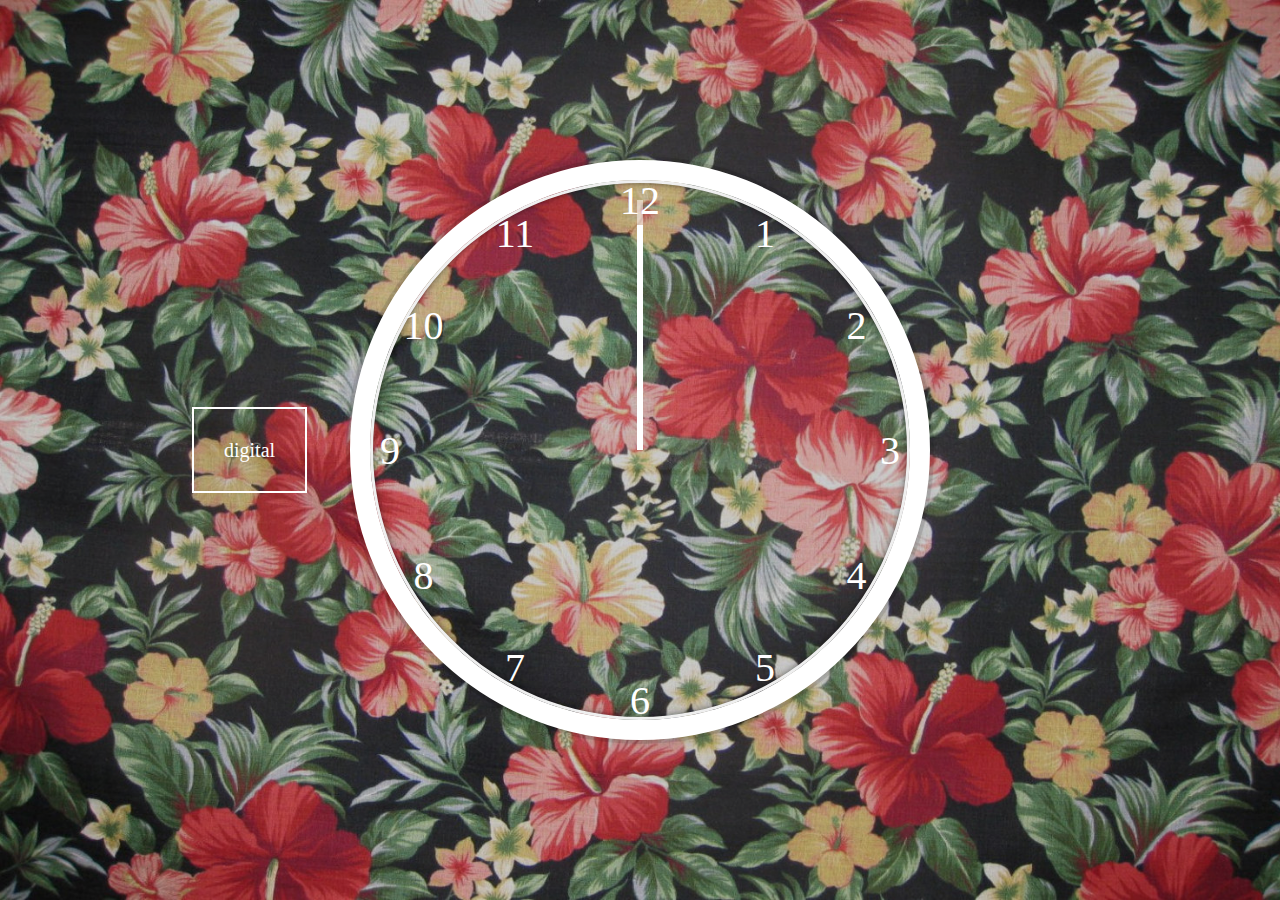
<file: clock.html>
<!DOCTYPE html>
<html lang="en">
<head>
  <meta charset="UTF-8">
  <title>JS + CSS Clock</title>
</head>
<body id="page-body">

<!-- ANALOG CLOCK -->
    <div class="clock">
      <div class="clock-face">
        <div class="hand hour-hand"></div>
        <div class="hand min-hand"></div>
        <div class="hand second-hand"></div>
        <div class="number one">1</div>
        <div class="number two">2</div>
        <div class="number three">3</div>
        <div class="number four">4</div>
        <div class="number five">5</div>
        <div class="number six">6</div>
        <div class="number seven">7</div>
        <div class="number eight">8</div>
        <div class="number nine">9</div>
        <div class="number ten">10</div>
        <div class="number eleven">11</div>
        <div class="number twelve">12</div>

      </div>
    </div>

    <div class="buttons">
      <a href="#" id="digital-switch"><span class="digital-switch">digital</span></a>
    </div>

<!-- DIGITAL CLOCK -->

    <div class="digital-clock">
        <div class="digit hour-display"></div>
        <div class="digit min-display"></div>
        <div class="digit second-display"></div>
    </div>




  <style>
    html {
      background:#018DED url('assets/hawaiianbg.jpg');
      background-size:cover;
      font-family:'helvetica neue';
      text-align: center;
      font-size: 10px;
    }



    body {
      background: rgba(0, 0, 0, 0.2);
      margin: 0;
      font-size: 2rem;
      display:flex;
      flex:1;
      min-height: 100vh;
      align-items: center;
    }

    .number {

      width: 4rem;
      font-size: 4rem;
      color: white;
      position: absolute;
      top: 50%;
      left: 50%;
      z-index: 1;
      margin: -2rem;
      text-align: center;
    }

    .one {
      transform: rotate(300deg) translate(25rem) rotate(-300deg);
    }

    .two {
      transform: rotate(330deg) translate(25rem) rotate(-330deg);
    }

    .three {
      transform: rotate(0deg) translate(25rem) rotate(0deg);
    }

    .four {
      transform: rotate(30deg) translate(25rem) rotate(-30deg);
    }

    .five {
      transform: rotate(60deg) translate(25rem) rotate(-60deg);
    }

    .six {
      transform: rotate(90deg) translate(25rem) rotate(-90deg);
    }

    .seven {
      transform: rotate(120deg) translate(25rem) rotate(-120deg);
    }

    .eight {
      transform: rotate(150deg) translate(25rem) rotate(-150deg);
    }

    .nine {
      transform: rotate(180deg) translate(25rem) rotate(-180deg);
    }

    .ten {
      transform: rotate(210deg) translate(25rem) rotate(-210deg);
    }

    .eleven {
      transform: rotate(240deg) translate(25rem) rotate(-240deg);
    }

    .twelve {
      transform: rotate(270deg) translate(25rem) rotate(-270deg);
    }

    .clock {
      width: 50rem;
      height: 50rem;
      border:20px solid white;
      border-radius:50%;
      margin:50px auto;
      position: relative;
      padding:2rem;
      box-shadow:
        0 0 0 4px rgba(0,0,0,0.1),
        inset 0 0 0 3px #EFEFEF,
        inset 0 0 10px black,
        0 0 10px rgba(0,0,0,0.2);
    }

    .clock-face {
      position: relative;
      width: 100%;
      height: 100%;
      transform: translateY(-3px); /* account for the height of the clock hands */
      text-align: right;
    }

    .hand {
      z-index: 100000;
      width:50%;
      height:6px;
      background: white;
      position: absolute;
      top:50%;
      transform-origin: 100%;
      transform: rotate(90deg);
      transition: all 0.05s;
      transition-timing-function: cubic-bezier(0.1, 2.7, 0.58, 1);
    }

    .hand.hour-hand {
      width: 40%;
      left: 10%;
    }

    .hand.min-hand {
      width: 45%;
      left: 5%;
    }

    .hand.second-hand {
      opacity: 0.5;
    }

    .buttons {
      position: absolute;
      left: 15%;
    }

    #digital-switch {
      color: white;
      text-decoration: none;
      padding: 3rem;
      border: 2px solid white;
    }

    /*DIGITAL CLOCK STYLES*/

    .digital-clock {
      display: none;
      width: 50rem;
      height: 20rem;
      border:20px solid white;
      margin:50px auto;
      position: relative;
      padding:2rem;
      box-shadow:
        0 0 0 4px rgba(0,0,0,0.1),
        inset 0 0 0 3px #EFEFEF,
        inset 0 0 10px black,
        0 0 10px rgba(0,0,0,0.2);
    }


    .digit {
      display: inline-block;
      font-size: 6em;
      color: white;
      margin-top: 3rem;
    }

    .digit.second-display {
      opacity: 0.75;
    }


  </style>

  <script>
  const toggleButton = document.querySelector('#digital-switch');
  const analogClock  = document.querySelector('.clock');
  const digitalClock = document.querySelector('.digital-clock');

  var clicks = 1;

  toggleButton.addEventListener('click', function(){
    if (clicks % 2 === 0) {
      analogClock.style.display = 'block'
      digitalClock.style.display = 'none'
      toggleButton.innerText = 'digital'
    } else {
      analogClock.style.display = 'none'
      digitalClock.style.display = 'block'
      toggleButton.innerHTML = 'analog'
    }
    clicks ++;
  });



  const secondHand = document.querySelector('.second-hand');
  const minuteHand = document.querySelector('.min-hand');
  const hourHand   = document.querySelector('.hour-hand');

    function setDate() {
      const now = new Date();

      const seconds = now.getSeconds();
      const secondsDegrees = ((seconds / 60) * 360) + 90;
      secondHand.style.transform = `rotate(${secondsDegrees}deg)`;

      const mins = now.getMinutes();
      const minsDegrees = ((mins / 60) * 360) + 90;
      minuteHand.style.transform = `rotate(${minsDegrees}deg)`;

      const hours = now.getHours();
      const hoursDegrees = ((hours / 12) * 360) + 90;
      hourHand.style.transform = `rotate(${hoursDegrees}deg)`;
      console.log(hours);

    }

  const secondDisplay = document.querySelector('.second-display');
  const minuteDisplay = document.querySelector('.min-display');
  const hourDisplay   = document.querySelector('.hour-display');


    function setDigitalDate() {
      const now = new Date();

      const seconds = now.getSeconds();
      if (seconds < 10) {
        secondDisplay.innerHTML = `:0${seconds}`
      } else {
        secondDisplay.innerHTML = `:${seconds}`;
      }

      const mins = now.getMinutes();
      if (mins < 10) {
        minuteDisplay.innerHTML = `:0${mins}`
      } else {
        minuteDisplay.innerHTML = `:${mins}`;
      }

      const hours = now.getHours();
      hourDisplay.innerHTML = hours;

    }

    setInterval(setDigitalDate, 1000);

    setInterval(setDate, 1000);

  </script>
</body>
</html>
</file>
